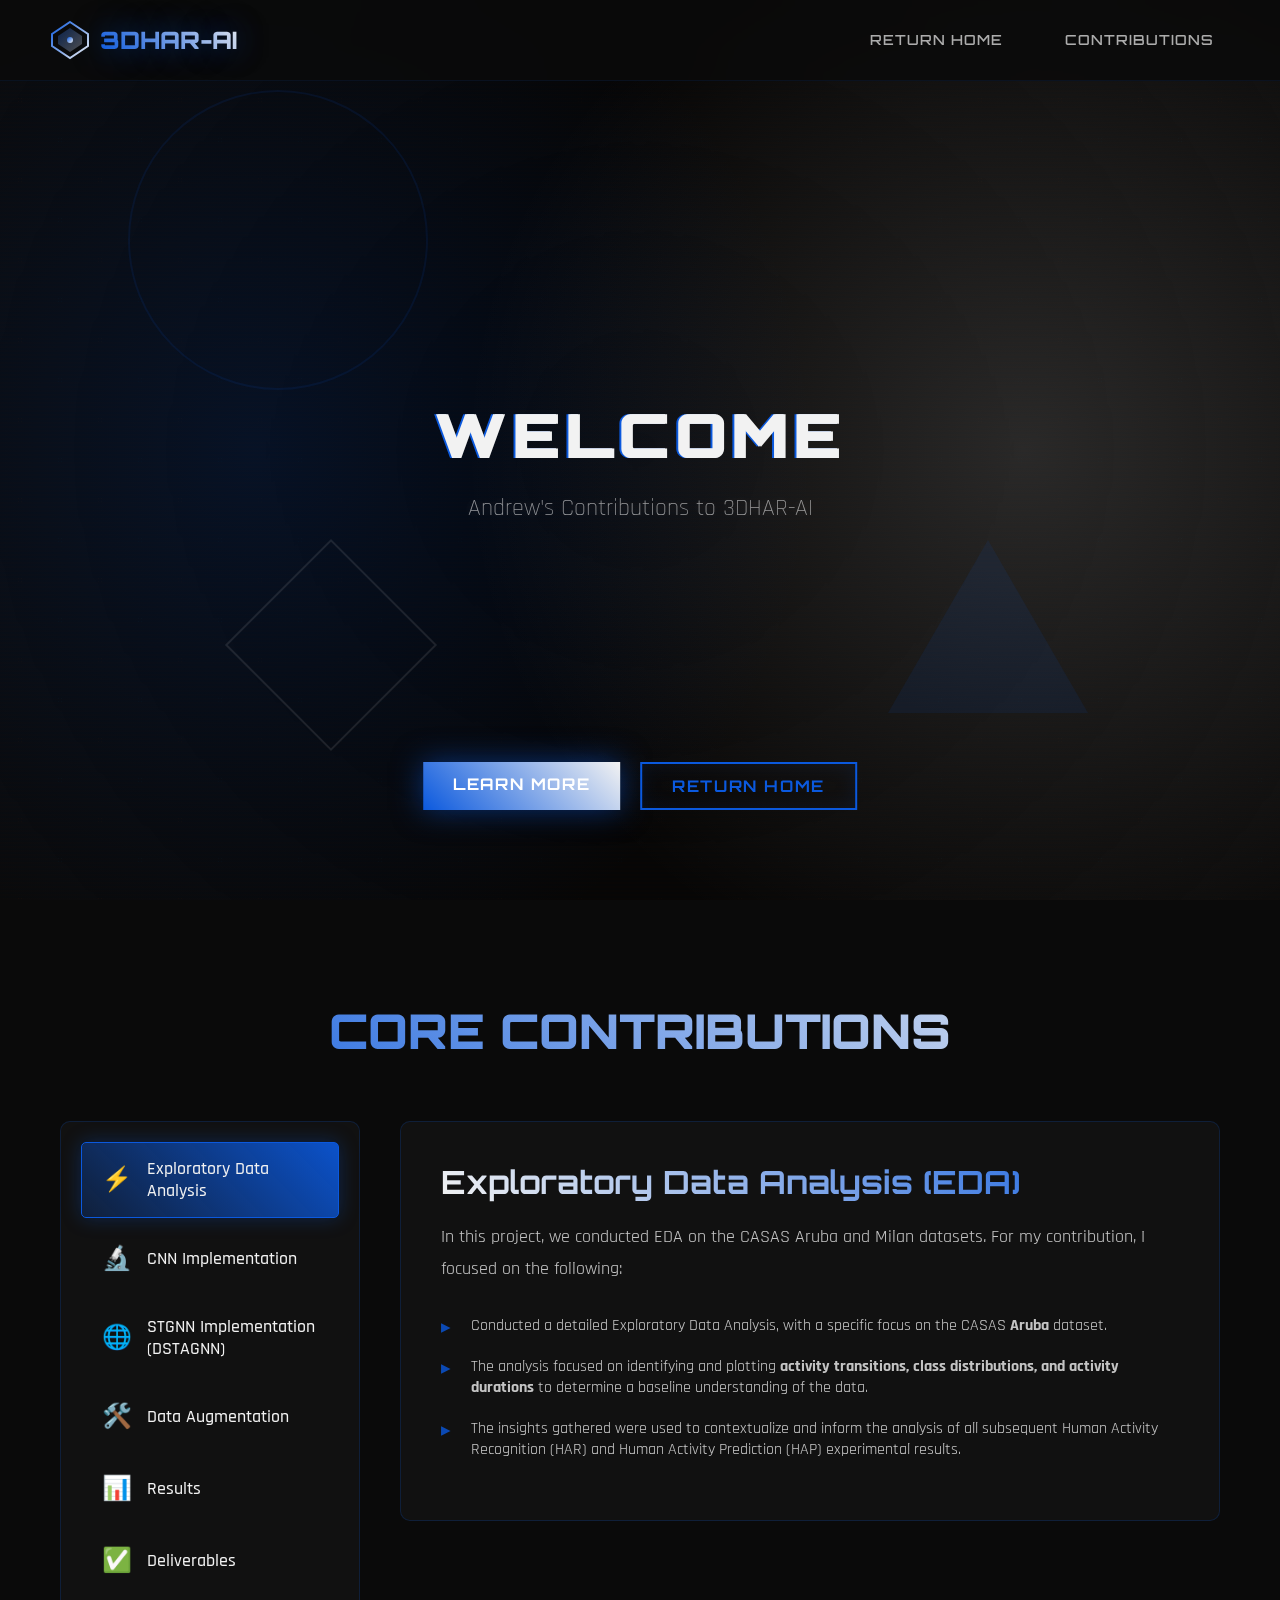
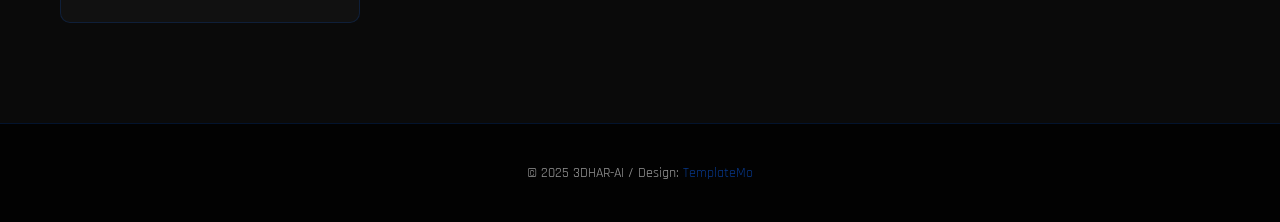
<file: pages/andrew.html>
<!DOCTYPE html>
<html lang="en">
  <head>
    <meta charset="UTF-8" />
    <meta name="viewport" content="width=device-width, initial-scale=1.0" />
    <title>3DHAR-AI</title>
    <link
      href="https://fonts.googleapis.com/css2?family=Orbitron:wght@400;700;900&family=Rajdhani:wght@300;400;500;700&display=swap"
      rel="stylesheet"
    />
    <link href="../styles.css" rel="stylesheet" />
    <link rel="icon" type="image/x-icon" href="../images/blue-brain.ico" />
    <!--

TemplateMo 596 Electric Xtra

https://templatemo.com/tm-596-electric-xtra

-->
  </head>
  <body>
    <!-- Animated Grid Background -->
    <div class="grid-bg"></div>
    <div class="gradient-overlay"></div>
    <div class="scanlines"></div>

    <!-- Animated Shapes -->
    <div class="shapes-container">
      <div class="shape shape-circle"></div>
      <div class="shape shape-triangle"></div>
      <div class="shape shape-square"></div>
    </div>

    <!-- Floating Particles -->
    <div id="particles"></div>

    <!-- Navigation -->
    <nav id="navbar">
      <div class="nav-container">
        <a href="#home" class="logo-link">
          <svg
            class="logo-svg"
            viewBox="0 0 40 40"
            xmlns="http://www.w3.org/2000/svg"
          >
            <defs>
              <linearGradient
                id="logoGradient"
                x1="0%"
                y1="0%"
                x2="100%"
                y2="100%"
              >
                <stop
                  offset="0%"
                  style="stop-color: #0b59de; stop-opacity: 1"
                />
                <stop
                  offset="100%"
                  style="stop-color: #f2f2f2; stop-opacity: 1"
                />
              </linearGradient>
            </defs>
            <polygon
              points="20,2 38,14 38,26 20,38 2,26 2,14"
              fill="none"
              stroke="url(#logoGradient)"
              stroke-width="2"
            />
            <polygon
              points="20,8 32,16 32,24 20,32 8,24 8,16"
              fill="url(#logoGradient)"
              opacity="0.3"
            />
            <circle cx="20" cy="20" r="3" fill="url(#logoGradient)" />
          </svg>
          <span class="logo-text">3DHAR-AI</span>
        </a>
        <ul class="nav-links" id="navLinks">
          <li><a href="../index.html" class="nav-link">Return Home</a></li>
          <li><a href="#insights" class="nav-link">Contributions</a></li>
        </ul>
        <div class="menu-toggle" id="menuToggle">
          <span></span>
          <span></span>
          <span></span>
        </div>
      </div>
    </nav>

    <!-- Hero Section -->
    <section class="hero" id="home">
      <div class="hero-content">
        <div class="text-rotator">
          <div class="text-set active">
            <h1 class="glitch-text" data-text="Welcome">Welcome</h1>
            <p class="subtitle">Andrew's Contributions to 3DHAR-AI</p>
          </div>
        </div>
      </div>
      <div class="cta-container">
        <a href="#insights" class="cta-button cta-primary">Learn More</a>
        <a href="../index.html" class="cta-button cta-secondary">Return Home</a>
      </div>
    </section>

    <!-- Insights Section with Tabs -->
    <section class="insights" id="insights">
      <h2 class="section-title">Core Contributions</h2>
      <div class="insights-container">
        <div class="insights-tabs">
          <div class="tab-item active" data-tab="eda">
            <span class="tab-icon">⚡</span>
            <span>Exploratory Data Analysis</span>
          </div>
          <div class="tab-item" data-tab="cnn">
            <span class="tab-icon">🔬</span>
            <span>CNN Implementation</span>
          </div>
          <div class="tab-item" data-tab="stgnn">
            <span class="tab-icon">🌐</span>
            <span>STGNN Implementation (DSTAGNN)</span>
          </div>
          <div class="tab-item" data-tab="data-aug">
            <span class="tab-icon">🛠️</span>
            <span>Data Augmentation</span>
          </div>
          <div class="tab-item" data-tab="results">
            <span class="tab-icon">📊</span>
            <span>Results</span>
          </div>
          <div class="tab-item" data-tab="deliverables">
            <span class="tab-icon">✅</span>
            <span>Deliverables</span>
          </div>
        </div>
        <div class="insights-content">
          <div class="content-panel active" id="eda">
            <h3>Exploratory Data Analysis (EDA)</h3>
            <p>
              In this project, we conducted EDA on the CASAS Aruba and Milan
              datasets. For my contribution, I focused on the following:
            </p>
            <ul class="insights-list">
              <li>
                Conducted a detailed Exploratory Data Analysis, with a specific
                focus on the CASAS <strong>Aruba</strong> dataset.
              </li>
              <li>
                The analysis focused on identifying and plotting
                <strong
                  >activity transitions, class distributions, and activity
                  durations
                </strong>
                to determine a baseline understanding of the data.
              </li>
              <li>
                The insights gathered were used to contextualize and inform the
                analysis of all subsequent Human Activity Recognition (HAR) and
                Human Activity Prediction (HAP) experimental results.
              </li>
            </ul>
          </div>
          <div class="content-panel" id="cnn">
            <h3>CNN Implementation & Pipeline Development</h3>
            <p>
              During the beginning phases of the project, I contributed to the
              development of the base pipeline that was shared among 3DHAR-AI
              members. With this, I also developed the
              <strong>Convolutional Neural Network (CNN)</strong> baseline
              algorithm based on literature. This algorithm was used as a
              baseline for all experiments in the 3DHAR-AI project.
            </p>
            <p>Developing this baseline involved:</p>
            <ul class="insights-list">
              <li>Locating a standard 1D-CNN architecture from literature.</li>
              <li>
                Implementing the CNN architecture for HAR and HAP by
                implementing:
                <ol>
                  <li>Two 1D convolution blocks</li>
                  <li>A global max pooling layer</li>
                  <li>A fully connected classification head</li>
                </ol>
              </li>
            </ul>
          </div>
          <div class="content-panel" id="stgnn">
            <h3>
              Dynamic Spatial-Temporal Aware Graph Neural Network (DSTAGNN)
            </h3>
            <p>
              A main contribution to 3DHAR-AI was the development and
              implementation of the state-of-the-art STGNN known as DSTAGNN.
            </p>
            <p>
              This algorithm was originally designed for
              <strong>traffic data</strong>, and needed modification for the HAR
              and HAP tasks. The main changes I made were:
            </p>
            <ul class="insights-list">
              <li>
                Modifying the <strong>STAG & STRG</strong> (learned graph
                structure) generation algorithm to suit human activity data
                rather than traffic data.
              </li>
              <li>
                Modifying the <strong>input features</strong> to suit DSTAGNN
              </li>
              <li>
                Modifying the base pipeline to tune, train and test DSTAGNN.
              </li>
              <li>
                Adding a <strong>classification head</strong> (adding a 1D
                convolution and a fully connected layer) to predict activity
                classes
              </li>
            </ul>
            <p></p>
            <p>
              Another contribution I made was to perform
              <strong>Network Analysis</strong> on DSTAGNN's learned graph
              structure. These graphs were extracted and analysed in order to
              gain insights into the underlying dynamics of human activity.
            </p>
            <p>
              For results on DSTAGNN's performance, please see the final paper
              in the <strong>"Deliverables"</strong> section below
            </p>
          </div>
          <div class="content-panel" id="results">
            <h3>Human Activity Recognition (HAR)</h3>
            <p>
              <strong>DSTAGNN</strong> generally achieved enhanced performance
              for the HAR task compared to baselines, demonstrating strong
              capabilities in capturing complex dependencies.
            </p>
            <ul class="insights-list">
              <li>
                <strong>CASAS Milan Dataset</strong>: DSTAGNN
                <strong>greatly outperformed</strong> all baselines, achieving
                the highest F1-score of <span class="highlight">0.59</span> and
                showing the least per-fold variation, possibly indicating high
                <strong>robustness</strong>.
              </li>
              <li>
                <strong>CASAS Aruba Dataset</strong>: DSTAGNN achieved a strong
                F1-score of <span class="highlight">0.80</span>, but was
                <strong>outperformed by LSTM</strong> (0.82), suggesting that
                LSTM's focus on high-frequency temporal patterns was better
                suited for this routine dataset.
              </li>
              <li>
                <strong>STGNN Comparison</strong>: DSTAGNN was consistently
                <strong>more effective</strong> than the other Spatio-Temporal
                Graph Neural Network (Graph WaveNet, GWN).
              </li>
            </ul>
            <p></p>
            <p></p>
            <h3>Human Activity Prediction (HAP)</h3>
            <p>
              HAP proved to be a <strong>challenging task</strong> for all
              tested algorithms, resulting in lower performance metrics and
              overall stability compared to HAR.
            </p>
            <ul class="insights-list">
              <li>
                <strong>Comparable Performance</strong>: DSTAGNN achieved
                <strong>comparable performance</strong> to the best-performing
                baselines (CNN, LSTM, and GWN) on both the Milan and Aruba
                datasets.
              </li>
              <li>
                <strong>Stability</strong>: DSTAGNN demonstrated the
                <strong>most stable variability</strong> (lowest standard error)
                across all folds and datasets, suggesting it is
                <span class="highlight">more robust</span> against data
                variations than its counterparts in the challenging prediction
                task.
              </li>
            </ul>

            <p></p>
            <p></p>

            <h3>Data Augmentation</h3>
            <p>
              A novel data augmentation strategy, using a custom
              <strong>3D digital twin</strong> environment to generate synthetic
              activities, was introduced to address class imbalance.
            </p>
            <ul class="insights-list">
              <li>
                <strong>Impact on HAR</strong>: The strategy showed
                <strong>drastic performance gains</strong> for the Human
                Activity Recognition (HAR) task, effectively improving the
                model's ability to classify underrepresented activities.
              </li>
              <li>
                <strong>Impact on HAP</strong>: The strategy resulted in
                <strong>variable and less consistent results</strong> for the
                more challenging Human Activity Prediction (HAP) task.
              </li>
              <li>
                <strong>Methodology</strong>: The method involved manually
                recording an activity with a 3D agent and using time
                interpolation to seamlessly insert the new synthetic sensor
                activations into the original dataset's temporal flow.
              </li>
            </ul>
            <p></p>
            <p></p>
            <h3>Tables</h3>
            <div class="sim-image-container">
              <img
                class="results-image"
                src="../images/andrew-har.png"
                alt=""
              />
              <p>Weighted Average F1 Score for HAR</p>

              <img
                class="results-image"
                src="../images/andrew-hap.png"
                alt=""
              />
              <p>Weighted Average F1 Score for HAP</p>

              <img
                class="results-image"
                src="../images/andrew-data-aug.png"
                alt=""
              />
              <p>
                Change in Weighted Average F1 Scores (%) after Data Augmentation
              </p>
            </div>
          </div>
          <div class="content-panel" id="data-aug">
            <h3>Data Augmentation</h3>
            <p>
              A unique contribution that I made to the 3DHAR-AI project was
              novel data augmentation functionality.
            </p>
            <p>
              The purpose of the data augmentation tool was to use a
              <strong>3D digital twin environment</strong> to simulate and
              record <strong>underrepresented activity classes</strong> in the
              sparse smart home datasets.
            </p>
            <p>
              This was done to investigate if increasing the volume and
              diversity of training data for these activities would
              <strong>improve the performance</strong> of Human Activity
              Recognition (HAR) and Prediction (HAP) models.
            </p>
            <p>For this research, I:</p>
            <ul class="insights-list">
              <li>
                Developed a custom 3D digital twin environment in
                <strong>Unity 3D</strong> for the CASAS Milan and Aruba
                datasets.
              </li>
              <li>
                Built tools to <strong>manually control</strong> an agent, which
                could then be used to
                <strong>simulate and record activities</strong> from
                underrepresented classes.
              </li>
              <li>
                Employed a <strong>time interpolation</strong> to add the
                simulated activities to the dataset's history without disrupting
                its original temporal structure.
              </li>
              <li>
                Augmented datasets and tested algorithm performance for HAR and
                HAP
              </li>
            </ul>
            <p></p>
            <p>
              Experiments with the augmented datasets showed a
              <strong>drastic performance increase</strong> for the HAR task,
              proving the strategy's potential for improving models on sparse
              human activity data.
            </p>
            <h3>Images:</h3>
            <div class="image-container">
              <img
                class="results-image"
                style="margin-top: 20px"
                src="../images/data-aug-1.png"
                alt=""
              />
              <img
                class="results-image"
                src="../images/data-aug-2.png"
                alt=""
              />
              <img
                class="results-image"
                src="../images/data-aug-3.png"
                alt=""
              />
            </div>
          </div>
          <div class="content-panel" id="deliverables">
            <h3>Deliverables</h3>
            <p>Access my deliverables below:</p>
            <div class="individual-downloads-container">
              <a
                href="../resources/Andrew Erasmus 3DHAR-AI Literature Review.pdf"
                download="3DHAR-AI Literature Review - Andrew Erasmus.pdf"
                style="text-decoration: none"
                ><button class="download-button deliverable-button">
                  <svg
                    xmlns="http://www.w3.org/2000/svg"
                    fill="none"
                    viewBox="0 0 24 24"
                    id="Download--Streamline-Sharp-Material"
                    height="24"
                    width="24"
                  >
                    <desc>
                      Download Streamline Icon: https://streamlinehq.com
                    </desc>
                    <path
                      fill="#f2f2f2"
                      d="m12 16.175 -4.825 -4.825 1.075 -1.075 3 3V4h1.5v9.275l3 -3 1.075 1.075L12 16.175ZM4 20V14.925h1.5V18.5h13v-3.575h1.5V20H4Z"
                      stroke-width="0.5"
                    ></path>
                  </svg>
                  Literature Review
                </button></a
              >
              <a
                href="../resources/3DHAR-AI Final Paper - Andrew Erasmus.pdf"
                download="3DHAR-AI Final Paper - Andrew Erasmus.pdf"
                style="text-decoration: none"
                ><button class="download-button deliverable-button">
                  <svg
                    xmlns="http://www.w3.org/2000/svg"
                    fill="none"
                    viewBox="0 0 24 24"
                    id="Download--Streamline-Sharp-Material"
                    height="24"
                    width="24"
                  >
                    <desc>
                      Download Streamline Icon: https://streamlinehq.com
                    </desc>
                    <path
                      fill="#f2f2f2"
                      d="m12 16.175 -4.825 -4.825 1.075 -1.075 3 3V4h1.5v9.275l3 -3 1.075 1.075L12 16.175ZM4 20V14.925h1.5V18.5h13v-3.575h1.5V20H4Z"
                      stroke-width="0.5"
                    ></path>
                  </svg>
                  Final Paper
                </button></a
              >
              <a
                href="https://github.com/andrew-erasmus/DSTAGNN-HAR"
                download="3DHAR-AI Proposal.pdf"
                style="text-decoration: none"
                target="_blank"
                ><button class="download-button deliverable-button">
                  Source Code ➡️
                </button></a
              >
              <a
                href="https://github.com/andrew-erasmus/3DHAR-AI-Unity"
                download="3DHAR-AI Proposal.pdf"
                style="text-decoration: none"
                target="_blank"
                ><button class="download-button deliverable-button">
                  Simulator Code ➡️
                </button></a
              >
            </div>
          </div>
        </div>
      </div>
    </section>

    <!-- Footer -->
    <footer>
      <div class="footer-content">
        <p class="copyright">
          © 2025 3DHAR-AI / Design:
          <a
            href="https://templatemo.com"
            target="_blank"
            rel="nofollow noopener"
            >TemplateMo</a
          >
        </p>
      </div>
    </footer>
    <script src="../scripts.js"></script>
  </body>
</html>
</file>
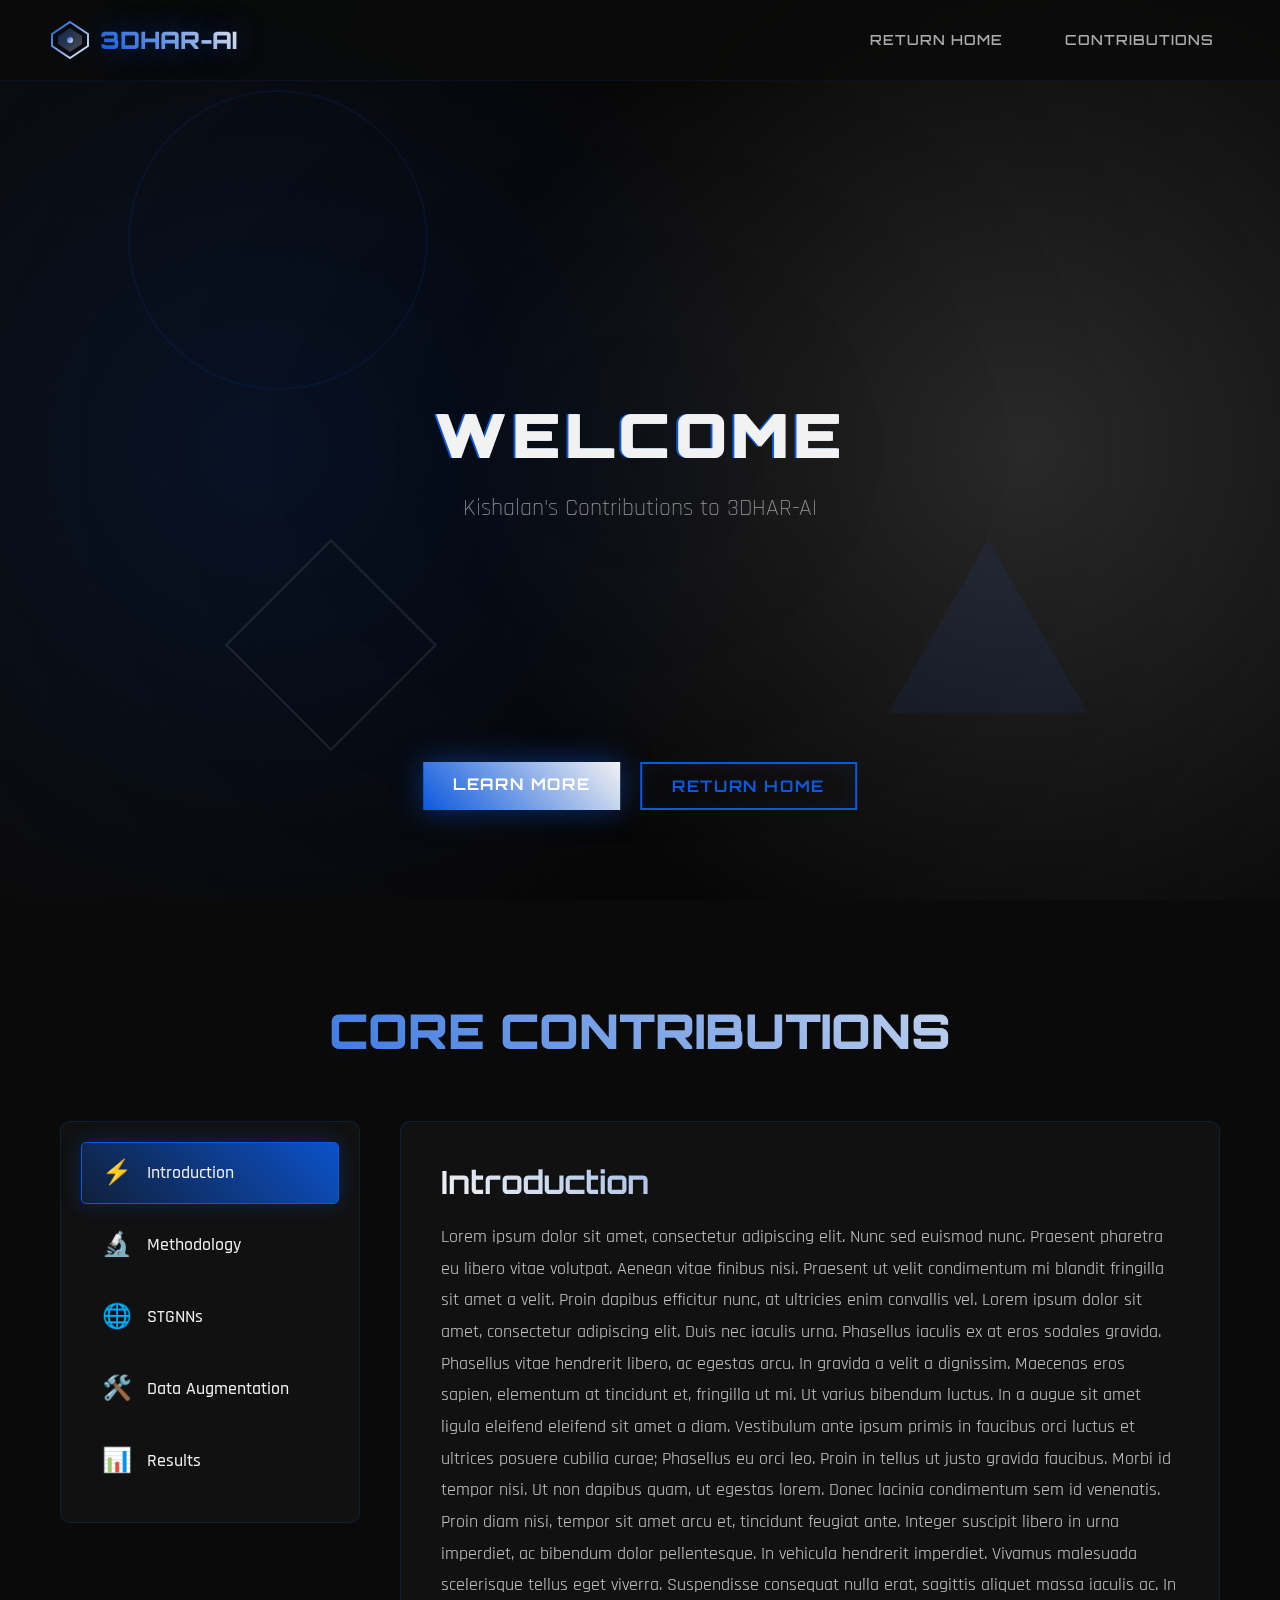
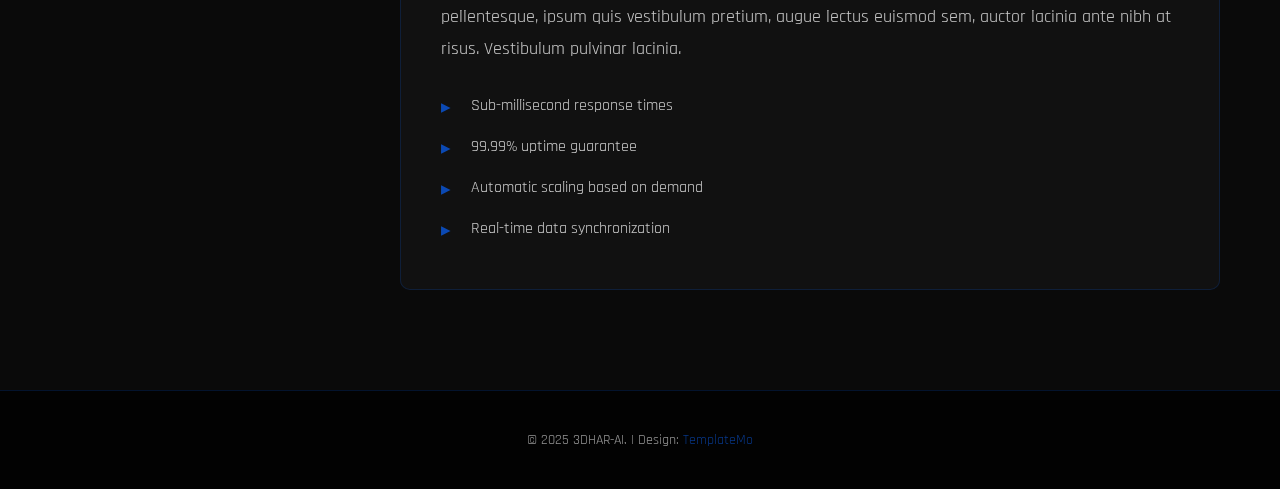
<file: pages/kishalan.html>
<!DOCTYPE html>
<html lang="en">
  <head>
    <meta charset="UTF-8" />
    <meta name="viewport" content="width=device-width, initial-scale=1.0" />
    <title>3DHAR-AI</title>
    <link
      href="https://fonts.googleapis.com/css2?family=Orbitron:wght@400;700;900&family=Rajdhani:wght@300;400;500;700&display=swap"
      rel="stylesheet"
    />
    <link href="../styles.css" rel="stylesheet" />
    <!--

TemplateMo 596 Electric Xtra

https://templatemo.com/tm-596-electric-xtra

-->
  </head>
  <body>
    <!-- Animated Grid Background -->
    <div class="grid-bg"></div>
    <div class="gradient-overlay"></div>
    <div class="scanlines"></div>

    <!-- Animated Shapes -->
    <div class="shapes-container">
      <div class="shape shape-circle"></div>
      <div class="shape shape-triangle"></div>
      <div class="shape shape-square"></div>
    </div>

    <!-- Floating Particles -->
    <div id="particles"></div>

    <!-- Navigation -->
    <nav id="navbar">
      <div class="nav-container">
        <a href="#home" class="logo-link">
          <svg
            class="logo-svg"
            viewBox="0 0 40 40"
            xmlns="http://www.w3.org/2000/svg"
          >
            <defs>
              <linearGradient
                id="logoGradient"
                x1="0%"
                y1="0%"
                x2="100%"
                y2="100%"
              >
                <stop
                  offset="0%"
                  style="stop-color: #0b59de; stop-opacity: 1"
                />
                <stop
                  offset="100%"
                  style="stop-color: #f2f2f2; stop-opacity: 1"
                />
              </linearGradient>
            </defs>
            <polygon
              points="20,2 38,14 38,26 20,38 2,26 2,14"
              fill="none"
              stroke="url(#logoGradient)"
              stroke-width="2"
            />
            <polygon
              points="20,8 32,16 32,24 20,32 8,24 8,16"
              fill="url(#logoGradient)"
              opacity="0.3"
            />
            <circle cx="20" cy="20" r="3" fill="url(#logoGradient)" />
          </svg>
          <span class="logo-text">3DHAR-AI</span>
        </a>
        <ul class="nav-links" id="navLinks">
          <li><a href="../index.html" class="nav-link">Return Home</a></li>
          <li><a href="#insights" class="nav-link">Contributions</a></li>
        </ul>
        <div class="menu-toggle" id="menuToggle">
          <span></span>
          <span></span>
          <span></span>
        </div>
      </div>
    </nav>

    <!-- Hero Section -->
    <section class="hero" id="home">
      <div class="hero-content">
        <div class="text-rotator">
          <div class="text-set active">
            <h1 class="glitch-text" data-text="Welcome">Welcome</h1>
            <p class="subtitle">Kishalan's Contributions to 3DHAR-AI</p>
          </div>
        </div>
      </div>
      <div class="cta-container">
        <a href="#insights" class="cta-button cta-primary">Learn More</a>
        <a href="../index.html" class="cta-button cta-secondary">Return Home</a>
      </div>
    </section>

    <!-- Insights Section with Tabs -->
    <section class="insights" id="insights">
      <h2 class="section-title">Core Contributions</h2>
      <div class="insights-container">
        <div class="insights-tabs">
          <div class="tab-item active" data-tab="introduction">
            <span class="tab-icon">⚡</span>
            <span>Introduction</span>
          </div>
          <div class="tab-item" data-tab="methodology">
            <span class="tab-icon">🔬</span>
            <span>Methodology</span>
          </div>
          <div class="tab-item" data-tab="stgnn">
            <span class="tab-icon">🌐</span>
            <span>STGNNs</span>
          </div>
          <div class="tab-item" data-tab="data-aug">
            <span class="tab-icon">🛠️</span>
            <span>Data Augmentation</span>
          </div>
          <div class="tab-item" data-tab="results">
            <span class="tab-icon">📊</span>
            <span>Results</span>
          </div>
        </div>
        <div class="insights-content">
          <div class="content-panel active" id="introduction">
            <h3>Introduction</h3>
            <p>
              Lorem ipsum dolor sit amet, consectetur adipiscing elit. Nunc sed
              euismod nunc. Praesent pharetra eu libero vitae volutpat. Aenean
              vitae finibus nisi. Praesent ut velit condimentum mi blandit
              fringilla sit amet a velit. Proin dapibus efficitur nunc, at
              ultricies enim convallis vel. Lorem ipsum dolor sit amet,
              consectetur adipiscing elit. Duis nec iaculis urna. Phasellus
              iaculis ex at eros sodales gravida. Phasellus vitae hendrerit
              libero, ac egestas arcu. In gravida a velit a dignissim. Maecenas
              eros sapien, elementum at tincidunt et, fringilla ut mi. Ut varius
              bibendum luctus. In a augue sit amet ligula eleifend eleifend sit
              amet a diam. Vestibulum ante ipsum primis in faucibus orci luctus
              et ultrices posuere cubilia curae; Phasellus eu orci leo. Proin in
              tellus ut justo gravida faucibus. Morbi id tempor nisi. Ut non
              dapibus quam, ut egestas lorem. Donec lacinia condimentum sem id
              venenatis. Proin diam nisi, tempor sit amet arcu et, tincidunt
              feugiat ante. Integer suscipit libero in urna imperdiet, ac
              bibendum dolor pellentesque. In vehicula hendrerit imperdiet.
              Vivamus malesuada scelerisque tellus eget viverra. Suspendisse
              consequat nulla erat, sagittis aliquet massa iaculis ac. In
              pellentesque, ipsum quis vestibulum pretium, augue lectus euismod
              sem, auctor lacinia ante nibh at risus. Vestibulum pulvinar
              lacinia.
            </p>
            <ul class="insights-list">
              <li>Sub-millisecond response times</li>
              <li>99.99% uptime guarantee</li>
              <li>Automatic scaling based on demand</li>
              <li>Real-time data synchronization</li>
            </ul>
          </div>
          <div class="content-panel" id="methodology">
            <h3>Methodology</h3>
            <p>
              Your data is protected by the most advanced encryption protocols
              available. Multi-layered security ensures complete protection
              against cyber threats. You may tell your friends about TemplateMo
              free css website and how easy it is.
            </p>
            <ul class="insights-list">
              <li>256-bit AES encryption</li>
              <li>Biometric authentication</li>
              <li>Zero-knowledge architecture</li>
              <li>Real-time threat detection</li>
              <li>Automated security updates</li>
            </ul>
          </div>
          <div class="content-panel" id="stgnn">
            <h3>Spatial-Temporal Graph Neural Networks</h3>
            <p>
              Connect to our worldwide infrastructure that spans across
              continents. Seamless integration with existing systems and
              future-proof architecture.
            </p>
            <ul class="insights-list">
              <li>200+ global data centers</li>
              <li>Intelligent routing algorithms</li>
              <li>Cross-platform compatibility</li>
              <li>5G and satellite connectivity</li>
              <li>Decentralized architecture</li>
            </ul>
          </div>
          <div class="content-panel" id="data-aug">
            <h3>Data Augmentation</h3>
            <p>
              Harness the power of AI-driven insights to make data-driven
              decisions. Real-time analytics and predictive modeling at your
              fingertips.
            </p>
            <ul class="insights-list">
              <li>Machine learning algorithms</li>
              <li>Predictive analytics</li>
              <li>Custom dashboard creation</li>
              <li>Real-time data visualization</li>
              <li>Automated reporting</li>
            </ul>
          </div>
          <div class="content-panel" id="results">
            <h3>Results</h3>
            <p>
              Connect with thousands of apps and services through our universal
              API. Built to work with your existing tools and workflows.
            </p>
            <ul class="insights-list">
              <li>RESTful API architecture</li>
              <li>WebSocket support</li>
              <li>SDK for major platforms</li>
              <li>One-click integrations</li>
              <li>Custom webhook support</li>
            </ul>
          </div>
        </div>
      </div>
    </section>

    <!-- Footer -->
    <footer>
      <div class="footer-content">
        <p class="copyright">
          © 2025 3DHAR-AI. | Design:
          <a
            href="https://templatemo.com"
            target="_blank"
            rel="nofollow noopener"
            >TemplateMo</a
          >
        </p>
      </div>
    </footer>
    <script src="../scripts.js"></script>
  </body>
</html>
</file>
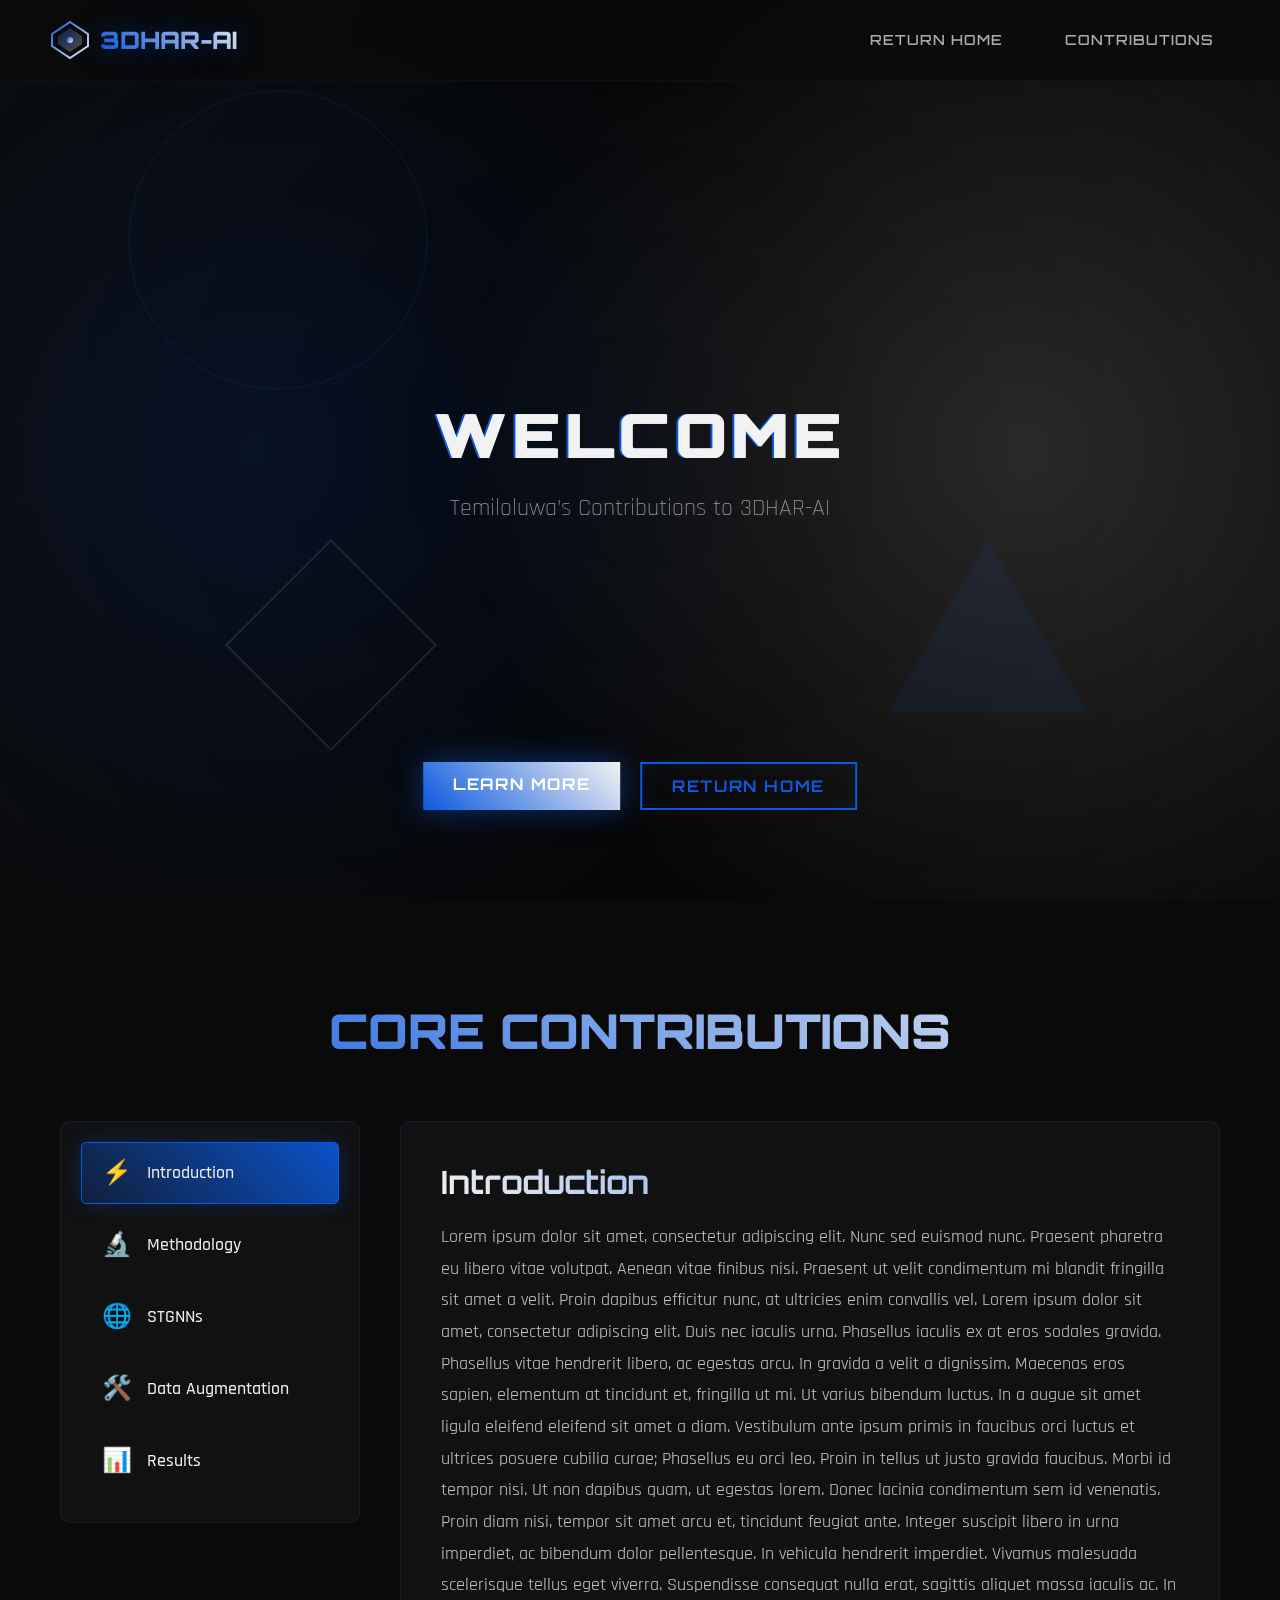
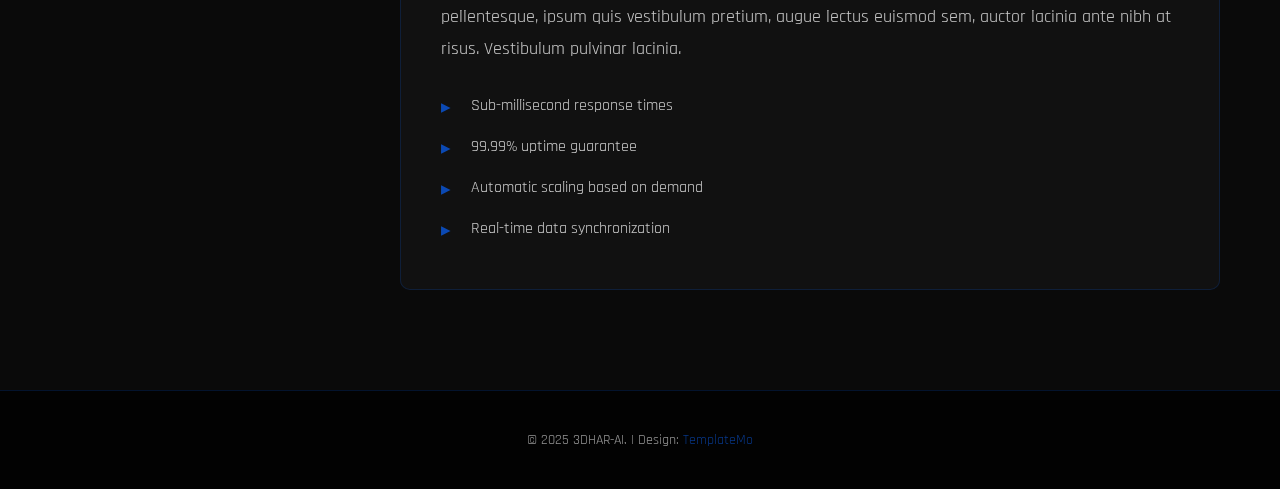
<file: pages/temiloluwa.html>
<!DOCTYPE html>
<html lang="en">
  <head>
    <meta charset="UTF-8" />
    <meta name="viewport" content="width=device-width, initial-scale=1.0" />
    <title>3DHAR-AI</title>
    <link
      href="https://fonts.googleapis.com/css2?family=Orbitron:wght@400;700;900&family=Rajdhani:wght@300;400;500;700&display=swap"
      rel="stylesheet"
    />
    <link href="../styles.css" rel="stylesheet" />
    <!--

TemplateMo 596 Electric Xtra

https://templatemo.com/tm-596-electric-xtra

-->
  </head>
  <body>
    <!-- Animated Grid Background -->
    <div class="grid-bg"></div>
    <div class="gradient-overlay"></div>
    <div class="scanlines"></div>

    <!-- Animated Shapes -->
    <div class="shapes-container">
      <div class="shape shape-circle"></div>
      <div class="shape shape-triangle"></div>
      <div class="shape shape-square"></div>
    </div>

    <!-- Floating Particles -->
    <div id="particles"></div>

    <!-- Navigation -->
    <nav id="navbar">
      <div class="nav-container">
        <a href="#home" class="logo-link">
          <svg
            class="logo-svg"
            viewBox="0 0 40 40"
            xmlns="http://www.w3.org/2000/svg"
          >
            <defs>
              <linearGradient
                id="logoGradient"
                x1="0%"
                y1="0%"
                x2="100%"
                y2="100%"
              >
                <stop
                  offset="0%"
                  style="stop-color: #0b59de; stop-opacity: 1"
                />
                <stop
                  offset="100%"
                  style="stop-color: #f2f2f2; stop-opacity: 1"
                />
              </linearGradient>
            </defs>
            <polygon
              points="20,2 38,14 38,26 20,38 2,26 2,14"
              fill="none"
              stroke="url(#logoGradient)"
              stroke-width="2"
            />
            <polygon
              points="20,8 32,16 32,24 20,32 8,24 8,16"
              fill="url(#logoGradient)"
              opacity="0.3"
            />
            <circle cx="20" cy="20" r="3" fill="url(#logoGradient)" />
          </svg>
          <span class="logo-text">3DHAR-AI</span>
        </a>
        <ul class="nav-links" id="navLinks">
          <li><a href="../index.html" class="nav-link">Return Home</a></li>
          <li><a href="#insights" class="nav-link">Contributions</a></li>
        </ul>
        <div class="menu-toggle" id="menuToggle">
          <span></span>
          <span></span>
          <span></span>
        </div>
      </div>
    </nav>

    <!-- Hero Section -->
    <section class="hero" id="home">
      <div class="hero-content">
        <div class="text-rotator">
          <div class="text-set active">
            <h1 class="glitch-text" data-text="Welcome">Welcome</h1>
            <p class="subtitle">Temiloluwa's Contributions to 3DHAR-AI</p>
          </div>
        </div>
      </div>
      <div class="cta-container">
        <a href="#insights" class="cta-button cta-primary">Learn More</a>
        <a href="../index.html" class="cta-button cta-secondary">Return Home</a>
      </div>
    </section>

    <!-- Insights Section with Tabs -->
    <section class="insights" id="insights">
      <h2 class="section-title">Core Contributions</h2>
      <div class="insights-container">
        <div class="insights-tabs">
          <div class="tab-item active" data-tab="introduction">
            <span class="tab-icon">⚡</span>
            <span>Introduction</span>
          </div>
          <div class="tab-item" data-tab="methodology">
            <span class="tab-icon">🔬</span>
            <span>Methodology</span>
          </div>
          <div class="tab-item" data-tab="stgnn">
            <span class="tab-icon">🌐</span>
            <span>STGNNs</span>
          </div>
          <div class="tab-item" data-tab="data-aug">
            <span class="tab-icon">🛠️</span>
            <span>Data Augmentation</span>
          </div>
          <div class="tab-item" data-tab="results">
            <span class="tab-icon">📊</span>
            <span>Results</span>
          </div>
        </div>
        <div class="insights-content">
          <div class="content-panel active" id="introduction">
            <h3>Introduction</h3>
            <p>
              Lorem ipsum dolor sit amet, consectetur adipiscing elit. Nunc sed
              euismod nunc. Praesent pharetra eu libero vitae volutpat. Aenean
              vitae finibus nisi. Praesent ut velit condimentum mi blandit
              fringilla sit amet a velit. Proin dapibus efficitur nunc, at
              ultricies enim convallis vel. Lorem ipsum dolor sit amet,
              consectetur adipiscing elit. Duis nec iaculis urna. Phasellus
              iaculis ex at eros sodales gravida. Phasellus vitae hendrerit
              libero, ac egestas arcu. In gravida a velit a dignissim. Maecenas
              eros sapien, elementum at tincidunt et, fringilla ut mi. Ut varius
              bibendum luctus. In a augue sit amet ligula eleifend eleifend sit
              amet a diam. Vestibulum ante ipsum primis in faucibus orci luctus
              et ultrices posuere cubilia curae; Phasellus eu orci leo. Proin in
              tellus ut justo gravida faucibus. Morbi id tempor nisi. Ut non
              dapibus quam, ut egestas lorem. Donec lacinia condimentum sem id
              venenatis. Proin diam nisi, tempor sit amet arcu et, tincidunt
              feugiat ante. Integer suscipit libero in urna imperdiet, ac
              bibendum dolor pellentesque. In vehicula hendrerit imperdiet.
              Vivamus malesuada scelerisque tellus eget viverra. Suspendisse
              consequat nulla erat, sagittis aliquet massa iaculis ac. In
              pellentesque, ipsum quis vestibulum pretium, augue lectus euismod
              sem, auctor lacinia ante nibh at risus. Vestibulum pulvinar
              lacinia.
            </p>
            <ul class="insights-list">
              <li>Sub-millisecond response times</li>
              <li>99.99% uptime guarantee</li>
              <li>Automatic scaling based on demand</li>
              <li>Real-time data synchronization</li>
            </ul>
          </div>
          <div class="content-panel" id="methodology">
            <h3>Methodology</h3>
            <p>
              Your data is protected by the most advanced encryption protocols
              available. Multi-layered security ensures complete protection
              against cyber threats. You may tell your friends about TemplateMo
              free css website and how easy it is.
            </p>
            <ul class="insights-list">
              <li>256-bit AES encryption</li>
              <li>Biometric authentication</li>
              <li>Zero-knowledge architecture</li>
              <li>Real-time threat detection</li>
              <li>Automated security updates</li>
            </ul>
          </div>
          <div class="content-panel" id="stgnn">
            <h3>Spatial-Temporal Graph Neural Networks</h3>
            <p>
              Connect to our worldwide infrastructure that spans across
              continents. Seamless integration with existing systems and
              future-proof architecture.
            </p>
            <ul class="insights-list">
              <li>200+ global data centers</li>
              <li>Intelligent routing algorithms</li>
              <li>Cross-platform compatibility</li>
              <li>5G and satellite connectivity</li>
              <li>Decentralized architecture</li>
            </ul>
          </div>
          <div class="content-panel" id="data-aug">
            <h3>Data Augmentation</h3>
            <p>
              Harness the power of AI-driven insights to make data-driven
              decisions. Real-time analytics and predictive modeling at your
              fingertips.
            </p>
            <ul class="insights-list">
              <li>Machine learning algorithms</li>
              <li>Predictive analytics</li>
              <li>Custom dashboard creation</li>
              <li>Real-time data visualization</li>
              <li>Automated reporting</li>
            </ul>
          </div>
          <div class="content-panel" id="results">
            <h3>Results</h3>
            <p>
              Connect with thousands of apps and services through our universal
              API. Built to work with your existing tools and workflows.
            </p>
            <ul class="insights-list">
              <li>RESTful API architecture</li>
              <li>WebSocket support</li>
              <li>SDK for major platforms</li>
              <li>One-click integrations</li>
              <li>Custom webhook support</li>
            </ul>
          </div>
        </div>
      </div>
    </section>

    <!-- Footer -->
    <footer>
      <div class="footer-content">
        <p class="copyright">
          © 2025 3DHAR-AI. | Design:
          <a
            href="https://templatemo.com"
            target="_blank"
            rel="nofollow noopener"
            >TemplateMo</a
          >
        </p>
      </div>
    </footer>
    <script src="../scripts.js"></script>
  </body>
</html>
</file>
<file: styles.css>
/*

TemplateMo 596 Electric Xtra

https://templatemo.com/tm-596-electric-xtra

*/

@charset "utf-8";

/* CSS Document */
:root {
  --blue: #0b59de;
  --blue-light: rgba(11, 89, 222, 0.6);
  --blue-dark: rgba(11, 89, 222, 0.9);

  --gold: #b38144;
  --gold-light: rgba(179, 129, 68, 0.6);
  --gold-dark: rgba(179, 129, 68, 0.9);

  --white: #f2f2f2;
  --white-light: rgba(242, 242, 242, 0.6);
  --white-dark: rgba(242, 242, 242, 0.9);
}

* {
  margin: 0;
  padding: 0;
  box-sizing: border-box;
}

body {
  font-family: "Rajdhani", sans-serif;
  background: #0a0a0a;
  color: var(--white);
  overflow-x: hidden;
  position: relative;
  font-weight: 400;
}

/* Animated background with hexagon pattern */
.grid-bg {
  position: fixed;
  top: 0;
  left: 0;
  width: 100%;
  height: 100%;
  background-image: radial-gradient(
      circle at 25% 25%,
      transparent 2%,
      rgba(255, 94, 0, 0.03) 2%,
      rgba(255, 94, 0, 0.03) 3%,
      transparent 3%
    ),
    radial-gradient(
      circle at 75% 75%,
      transparent 2%,
      rgba(0, 178, 255, 0.03) 2%,
      rgba(0, 178, 255, 0.03) 3%,
      transparent 3%
    );
  background-size: 80px 80px;
  animation: grid-move 30s linear infinite;
  z-index: -2;
}

/* Animated shapes */
.shapes-container {
  position: fixed;
  width: 100%;
  height: 100%;
  pointer-events: none;
  z-index: -1;
}

.shape {
  position: absolute;
  opacity: 0.1;
}

.shape-circle {
  width: 300px;
  height: 300px;
  border: 2px solid var(--blue);
  border-radius: 50%;
  top: 10%;
  left: 10%;
  animation: float-rotate 20s ease-in-out infinite;
}

.shape-triangle {
  width: 0;
  height: 0;
  border-left: 100px solid transparent;
  border-right: 100px solid transparent;
  border-bottom: 173px solid var(--blue-dark);
  top: 60%;
  right: 15%;
  animation: float-rotate 25s ease-in-out infinite reverse;
}

.shape-square {
  width: 150px;
  height: 150px;
  border: 2px solid var(--white);
  transform: rotate(45deg);
  bottom: 20%;
  left: 20%;
  animation: float-rotate 22s ease-in-out infinite;
}

@keyframes float-rotate {
  0%,
  100% {
    transform: translateY(0) rotate(0deg) scale(1);
  }
  25% {
    transform: translateY(-30px) rotate(90deg) scale(1.1);
  }
  50% {
    transform: translateY(20px) rotate(180deg) scale(0.9);
  }
  75% {
    transform: translateY(-10px) rotate(270deg) scale(1.05);
  }
}

/* Gradient overlay */
.gradient-overlay {
  position: fixed;
  top: 0;
  left: 0;
  width: 100%;
  height: 100%;
  background: radial-gradient(
      circle at 20% 50%,
      rgba(11, 89, 222, 0.15) 0%,
      transparent 50%
    ),
    radial-gradient(
      circle at 80% 50%,
      rgba(242, 242, 242, 0.15) 0%,
      transparent 50%
    ),
    radial-gradient(circle at 50% 50%, rgba(0, 0, 0, 0.8) 0%, transparent 100%);
  z-index: -1;
  animation: gradient-shift 10s ease-in-out infinite;
}

@keyframes gradient-shift {
  0%,
  100% {
    transform: scale(1) rotate(0deg);
  }
  50% {
    transform: scale(1.1) rotate(180deg);
  }
}

@keyframes grid-move {
  0% {
    transform: translate(0, 0);
  }
  100% {
    transform: translate(80px, 80px);
  }
}

/* Floating particles */
.particle {
  position: fixed;
  pointer-events: none;
  opacity: 0;
  z-index: 1;
}

.particle::before {
  content: "";
  position: absolute;
  width: 2px;
  height: 2px;
  background: var(--blue);
  box-shadow: 0 0 10px var(--blue), 0 0 20px var(--blue);
  animation: float-up 15s linear infinite;
}

@keyframes float-up {
  0% {
    transform: translateY(100vh) rotate(0deg);
    opacity: 0;
  }
  10% {
    opacity: 1;
  }
  90% {
    opacity: 1;
  }
  100% {
    transform: translateY(-100vh) rotate(720deg);
    opacity: 0;
  }
}

/* Navigation */
nav {
  position: fixed;
  top: 0;
  width: 100%;
  padding: 20px 50px;
  background: rgba(10, 10, 10, 0.8);
  backdrop-filter: blur(10px);
  z-index: 1000;
  transition: all 0.3s ease;
  border-bottom: 1px solid rgba(11, 89, 222, 0.1); /* faint blue border */
}

nav.scrolled {
  padding: 15px 50px;
  background: rgba(10, 10, 10, 0.95);
  box-shadow: 0 5px 30px rgba(11, 89, 222, 0.2); /* faint blue glow */
}

.nav-container {
  max-width: 1200px;
  margin: 0 auto;
  display: flex;
  justify-content: space-between;
  align-items: center;
}

.logo-link {
  display: flex;
  align-items: center;
  text-decoration: none;
  gap: 10px;
}

.logo-svg {
  width: 40px;
  height: 40px;
}

.logo-text {
  font-family: "Orbitron", monospace;
  font-size: 24px;
  font-weight: 900;
  background: linear-gradient(45deg, var(--blue), var(--white));
  -webkit-background-clip: text;
  -webkit-text-fill-color: transparent;
  animation: glow 2s ease-in-out infinite;
  text-shadow: 0 0 30px rgba(11, 89, 222, 0.5); /* faint blue glow */
}

@keyframes glow {
  0%,
  100% {
    filter: brightness(1);
    text-shadow: 0 0 30px rgba(11, 89, 222, 0.5);
  }
  50% {
    filter: brightness(1.5);
    text-shadow: 0 0 40px rgba(11, 89, 222, 0.9); /* stronger blue glow */
  }
}

.nav-links {
  display: flex;
  gap: 30px;
  list-style: none;
}

.nav-links a {
  text-decoration: none;
  color: var(--white);
  position: relative;
  transition: all 0.3s ease;
  padding: 8px 16px;
  font-family: "Orbitron", monospace;
  font-weight: 500;
  font-size: 14px;
  text-transform: uppercase;
  letter-spacing: 1px;
  opacity: 0.7;
}

.nav-links a.active {
  opacity: 1;
  color: var(--blue);
}

.nav-links a::before {
  content: "";
  position: absolute;
  top: 0;
  left: 0;
  width: 100%;
  height: 100%;
  border: 1px solid transparent;
  transition: all 0.3s ease;
}

.nav-links a:hover::before,
.nav-links a.active::before {
  border-color: var(--blue);
  box-shadow: inset 0 0 10px rgba(11, 89, 222, 0.5);
}

.nav-links a::after {
  content: "";
  position: absolute;
  bottom: 0;
  left: 0;
  width: 0;
  height: 2px;
  background: linear-gradient(90deg, var(--blue), var(--white));
  transition: width 0.3s ease;
  box-shadow: 0 0 10px rgba(11, 89, 222, 0.9);
}

.nav-links a:hover::after,
.nav-links a.active::after {
  width: 100%;
}

/* Mobile menu */
.menu-toggle {
  display: none;
  flex-direction: column;
  cursor: pointer;
  gap: 4px;
}

.menu-toggle span {
  width: 25px;
  height: 2px;
  background: var(--blue);
  transition: all 0.3s ease;
}

.menu-toggle.active span:nth-child(1) {
  transform: rotate(45deg) translate(5px, 5px);
}

.menu-toggle.active span:nth-child(2) {
  opacity: 0;
}

.menu-toggle.active span:nth-child(3) {
  transform: rotate(-45deg) translate(5px, -5px);
}

/* Hero Section */
.hero {
  min-height: 100vh;
  display: flex;
  flex-direction: column;
  align-items: center;
  justify-content: center;
  position: relative;
  padding: 80px 20px 20px;
}

.hero-content {
  text-align: center;
  max-width: 1200px;
  animation: fade-in-up 1s ease-out;
  z-index: 10;
  width: 100%;
  flex: 1;
  display: flex;
  flex-direction: column;
  justify-content: center;
}

/* Text Rotator Styles */
.text-rotator {
  position: relative;
  min-height: 100px;
  margin-bottom: 20px;
  display: flex;
  align-items: center;
  justify-content: center;
  width: 100%;
}

.text-set {
  position: absolute;
  width: 100%;
  opacity: 0;
  display: none;
}

.text-set.active {
  opacity: 1;
  display: block;
}

.glitch-text {
  font-family: "Orbitron", monospace;
  font-size: clamp(0.98rem, 2.94vw, 2.4rem);
  font-weight: 900;
  position: relative;
  text-transform: uppercase;
  letter-spacing: 0.1em;
  text-shadow: 0 0 20px rgba(11, 89, 222, 0.5);
  overflow: hidden;
}

.glitch-text.individual-glitch {
  font-size: clamp(0.85rem, 2.4vw, 2rem);
}

.char {
  display: inline-block;
  opacity: 0;
  transform: translateY(50px);
  animation: charFlyIn 0.5s ease-out forwards;
}

@keyframes charFlyIn {
  to {
    opacity: 1;
    transform: translateY(0);
  }
}

.char.out {
  animation: charFlyOut 0.3s ease-in forwards;
}

@keyframes charFlyOut {
  to {
    opacity: 0;
    transform: translateY(-30px) rotateX(90deg);
  }
}

.subtitle {
  font-size: 1.5rem;
  margin: 20px 0;
  opacity: 0;
  text-shadow: 0 0 10px rgba(255, 255, 255, 0.3);
  font-weight: 300;
}

.subtitle.visible {
  animation: subtitleFade 0.8s ease-out 0.5s forwards;
}

@keyframes subtitleFade {
  to {
    opacity: 0.6;
  }
}

@keyframes fade-in-up {
  from {
    opacity: 0;
    transform: translateY(30px);
  }
  to {
    opacity: 1;
    transform: translateY(0);
  }
}

.glitch-text {
  font-family: "Orbitron", monospace;
  font-size: clamp(2.6rem, 10vw, 3.8rem);
  font-weight: 900;
  position: relative;
  text-transform: uppercase;
  letter-spacing: 0.1em;
  text-shadow: 0 0 20px rgba(11, 89, 222, 0.5);
}

.glitch-text::before,
.glitch-text::after {
  content: attr(data-text);
  position: absolute;
  top: 0;
  left: 0;
  width: 100%;
  height: 100%;
}

.glitch-text::before {
  animation: glitch-1 0.5s infinite;
  color: var(--blue);
  z-index: -1;
  text-shadow: -2px 0 var(--blue);
}

.glitch-text::after {
  animation: glitch-2 0.5s infinite;
  color: var(--white);
  z-index: -1;
  text-shadow: 2px 0 var(--white);
}

@keyframes glitch-1 {
  0%,
  100% {
    clip-path: inset(0 0 0 0);
    transform: translate(0);
  }
  20% {
    clip-path: inset(33% 0 33% 0);
    transform: translate(-2px);
  }
  40% {
    clip-path: inset(66% 0 0 0);
    transform: translate(2px);
  }
  60% {
    clip-path: inset(0 0 66% 0);
    transform: translate(1px);
  }
  80% {
    clip-path: inset(25% 0 50% 0);
    transform: translate(-1px);
  }
}

@keyframes glitch-2 {
  0%,
  100% {
    clip-path: inset(0 0 0 0);
    transform: translate(0);
  }
  20% {
    clip-path: inset(50% 0 25% 0);
    transform: translate(2px);
  }
  40% {
    clip-path: inset(0 0 75% 0);
    transform: translate(-2px);
  }
  60% {
    clip-path: inset(75% 0 0 0);
    transform: translate(-1px);
  }
  80% {
    clip-path: inset(40% 0 40% 0);
    transform: translate(1px);
  }
}

.subtitle {
  font-size: 1.5rem;
  margin: 20px 0;
  opacity: 0.6;
  animation: fade-in 1s ease-out 0.5s both;
  text-shadow: 0 0 10px rgba(255, 255, 255, 0.3);
  font-weight: 300;
}

@keyframes fade-in {
  from {
    opacity: 0;
  }
  to {
    opacity: 0.6;
  }
}

.cta-container {
  position: absolute;
  bottom: 90px;
  left: 50%;
  transform: translateX(-50%);
  display: flex;
  gap: 20px;
  justify-content: center;
  flex-wrap: wrap;
  z-index: 100;
}

.cta-button {
  padding: 12px 30px;
  border: none;
  font-size: 1rem;
  cursor: pointer;
  position: relative;
  overflow: hidden;
  transition: all 0.3s ease;
  text-decoration: none;
  display: inline-block;
  text-transform: uppercase;
  letter-spacing: 0.1em;
  font-family: "Orbitron", monospace;
  font-weight: 700;
}

.cta-primary {
  background: linear-gradient(45deg, var(--blue), var(--white));
  color: white;
  animation: pulse 2s infinite;
  box-shadow: 0 0 30px rgba(11, 89, 222, 0.5);
}

@keyframes pulse {
  0%,
  100% {
    transform: scale(1);
    box-shadow: 0 0 30px rgba(11, 89, 222, 0.5);
  }
  50% {
    transform: scale(1.05);
    box-shadow: 0 0 40px rgba(11, 89, 222, 0.5);
  }
}

.cta-secondary {
  background: transparent;
  color: var(--blue);
  border: 2px solid var(--blue);
  box-shadow: inset 0 0 20px rgba(11, 89, 222, 0.1);
}

.cta-button::before {
  content: "";
  position: absolute;
  top: 50%;
  left: 50%;
  width: 0;
  height: 0;
  background: rgba(255, 255, 255, 0.2);
  border-radius: 50%;
  transform: translate(-50%, -50%);
  transition: width 0.6s, height 0.6s;
}

.cta-button:hover::before {
  width: 300px;
  height: 300px;
}

.cta-secondary:hover {
  background: rgba(11, 89, 222, 0.1);
  color: white;
  transform: translateY(-2px);
  box-shadow: 0 10px 40px rgba(11, 89, 222, 0.4),
    inset 0 0 30px rgba(11, 89, 222, 0.2);
  border-color: var(--white);
}

/* insights and resources section with Tabs */
.insights {
  padding: 100px 20px;
  max-width: 1200px;
  margin: 0 auto;
  position: relative;
}

.resources {
  padding: 100px 20px;
  max-width: 1200px;
  margin: 0 auto;
  position: relative;
}

.team {
  padding: 100px 20px;
  max-width: 1200px;
  margin: 0 auto;
  position: relative;
}

.section-title {
  font-family: "Orbitron", monospace;
  font-size: 3rem;
  font-weight: 900;
  text-align: center;
  margin-bottom: 60px;
  background: linear-gradient(45deg, var(--blue), var(--white));
  -webkit-background-clip: text;
  -webkit-text-fill-color: transparent;
  text-transform: uppercase;
}

.insights-container {
  display: grid;
  grid-template-columns: 300px 1fr;
  gap: 40px;
  align-items: start;
}

.resources-container {
  display: grid;
  grid-template-columns: 300px 1fr;
  gap: 40px;
  align-items: start;
}

.insights-tabs {
  background: rgba(255, 255, 255, 0.03);
  border: 1px solid rgba(11, 89, 222, 0.2);
  border-radius: 10px;
  padding: 20px;
  backdrop-filter: blur(10px);
}

.resources-tabs {
  background: rgba(255, 255, 255, 0.03);
  border: 1px solid rgba(11, 89, 222, 0.2);
  border-radius: 10px;
  padding: 20px;
  backdrop-filter: blur(10px);
}

.tab-item {
  padding: 15px 20px;
  margin-bottom: 10px;
  cursor: pointer;
  border: 1px solid transparent;
  border-radius: 5px;
  transition: all 0.3s ease;
  font-weight: 500;
  display: flex;
  align-items: center;
  gap: 15px;
  font-size: 1.1rem;
}

.tab-item:hover {
  background: rgba(11, 89, 222, 0.1);
  border-color: rgba(11, 89, 222, 0.3);
}

.tab-item.active {
  background: linear-gradient(45deg, rgba(11, 89, 222, 0.2), var(--blue-dark));
  border-color: var(--blue);
  box-shadow: 0 0 20px rgba(11, 89, 222, 0.3);
}

.tab-icon {
  font-size: 1.5rem;
}

.insights-content {
  background: rgba(255, 255, 255, 0.03);
  border: 1px solid rgba(11, 89, 222, 0.2);
  border-radius: 10px;
  padding: 40px;
  backdrop-filter: blur(10px);
  min-height: 400px;
}

.resources-content {
  background: rgba(255, 255, 255, 0.03);
  border: 1px solid rgba(11, 89, 222, 0.2);
  border-radius: 10px;
  padding: 40px;
  backdrop-filter: blur(10px);
  min-height: fit-content;
}

.team-content {
  background: rgba(255, 255, 255, 0.03);
  border: 1px solid rgba(11, 89, 222, 0.2);
  border-radius: 10px;
  padding: 40px;
  backdrop-filter: blur(10px);
  min-height: fit-content;
  display: flex;
  flex-wrap: wrap;
  justify-content: space-between;
  align-items: stretch;
  gap: 20px;
}

.content-panel {
  display: none;
  animation: fadeIn 0.5s ease;
}

.content-panel.active {
  display: block;
}

.content-panel h3 {
  font-family: "Orbitron", monospace;
  font-size: 2rem;
  margin-bottom: 20px;
  background: linear-gradient(45deg, var(--white), var(--blue));
  -webkit-background-clip: text;
  -webkit-text-fill-color: transparent;
}

.content-panel p {
  line-height: 1.8;
  opacity: 0.8;
  margin-bottom: 20px;
  font-size: 1.1rem;
}

.insights-list {
  list-style: none;
  margin-top: 20px;
}

.insights-list li {
  padding: 10px 0;
  padding-left: 30px;
  position: relative;
  opacity: 0.8;
}

.insights-list li:not(:is(ol li))::before {
  content: "▸";
  position: absolute;
  left: 0;
  color: var(--blue);
  font-size: 1.2rem;
}

.resources-list {
  list-style: none;
  margin-top: 20px;
}

.resources-list li {
  padding: 10px 0;
  padding-left: 30px;
  position: relative;
}

.resources-list li::before {
  content: "▸";
  position: absolute;
  left: 0;
  color: var(--blue);
  font-size: 1.2rem;
}

.lit-review-downloads {
  display: flex;
  flex-direction: column;
  gap: 20px;
}

/* overview Section */
.overview {
  padding: 100px 20px;
  max-width: 1200px;
  margin: 0 auto;
}

.overview-content {
  display: flex;
  justify-content: center;
  align-items: center;
  gap: 60px;
}

.overview-text h2 {
  font-family: "Orbitron", monospace;
  font-size: 2.5rem;
  margin-bottom: 30px;
  background: linear-gradient(45deg, var(--blue), var(--white));
  -webkit-background-clip: text;
  -webkit-text-fill-color: transparent;
}

.overview-text p {
  line-height: 1.8;
  opacity: 0.8;
  margin-bottom: 20px;
  font-size: 1.1rem;
}

.overview-visual {
  position: relative;
  height: 400px;
  display: flex;
  align-items: center;
  justify-content: center;
}

.overview-graphic {
  width: 300px;
  height: 300px;
  position: relative;
  animation: float 6s ease-in-out infinite;
}

.overview-graphic::before,
.overview-graphic::after {
  content: "";
  position: absolute;
  border: 2px solid var(--blue);
  border-radius: 10px;
  box-shadow: 0 0 30px rgba(11, 89, 222, 0.5);
}

.overview-graphic::before {
  width: 100%;
  height: 100%;
  animation: rotate 20s linear infinite;
}

.overview-graphic::after {
  width: 80%;
  height: 80%;
  top: 10%;
  left: 10%;
  border-color: var(--white);
  animation: rotate 15s linear infinite reverse;
  box-shadow: 0 0 30px rgba(0, 178, 255, 0.5);
}

/* Alternative graphic for second row */
.overview-graphic-alt {
  width: 300px;
  height: 300px;
  position: relative;
  display: flex;
  align-items: center;
  justify-content: center;
  animation: float 6s ease-in-out infinite;
}

.hexagon {
  position: absolute;
  width: 100px;
  height: 100px;
  background: linear-gradient(45deg, var(--blue), var(--white));
  opacity: 0.3;
  clip-path: polygon(
    30% 0%,
    70% 0%,
    100% 30%,
    100% 70%,
    70% 100%,
    30% 100%,
    0% 70%,
    0% 30%
  );
}

.hexagon:nth-child(1) {
  width: 150px;
  height: 150px;
  animation: hexagon-rotate 8s linear infinite;
}

.hexagon:nth-child(2) {
  width: 100px;
  height: 100px;
  animation: hexagon-rotate 12s linear infinite reverse;
  opacity: 0.5;
}

.hexagon:nth-child(3) {
  width: 200px;
  height: 200px;
  animation: hexagon-rotate 15s linear infinite;
  opacity: 0.2;
}

@keyframes hexagon-rotate {
  0% {
    transform: rotate(0deg) scale(1);
  }
  50% {
    transform: rotate(180deg) scale(1.1);
  }
  100% {
    transform: rotate(360deg) scale(1);
  }
}

/* Contact Section */
.contact {
  padding: 100px 20px;
  max-width: 1200px;
  margin: 0 auto;
}

.contact-container {
  display: grid;
  grid-template-columns: 1fr 1fr;
  gap: 60px;
}

.contact-form {
  background: rgba(255, 255, 255, 0.03);
  border: 1px solid rgba(11, 89, 222, 0.2);
  border-radius: 10px;
  padding: 40px;
  backdrop-filter: blur(10px);
}

.form-group {
  margin-bottom: 25px;
}

.form-group label {
  display: block;
  margin-bottom: 10px;
  color: var(--white);
  font-weight: 500;
  text-transform: uppercase;
  font-size: 0.9rem;
  letter-spacing: 1px;
}

.form-group input,
.form-group textarea {
  width: 100%;
  padding: 15px;
  background: rgba(255, 255, 255, 0.05);
  border: 1px solid rgba(11, 89, 222, 0.3);
  color: white;
  font-size: 1rem;
  border-radius: 5px;
  transition: all 0.3s ease;
  font-family: "Rajdhani", sans-serif;
}

.form-group input:focus,
.form-group textarea:focus {
  outline: none;
  border-color: var(--blue);
  box-shadow: 0 0 20px rgba(11, 89, 222, 0.3);
  background: rgba(255, 255, 255, 0.08);
}

.form-group textarea {
  min-height: 120px;
  resize: vertical;
}

.submit-btn {
  width: 100%;
  padding: 15px;
  background: linear-gradient(45deg, var(--blue), var(--white));
  color: white;
  border: none;
  border-radius: 5px;
  font-size: 1.1rem;
  font-weight: 700;
  text-transform: uppercase;
  letter-spacing: 1px;
  cursor: pointer;
  transition: all 0.3s ease;
  font-family: "Orbitron", monospace;
}

.submit-btn:hover {
  transform: translateY(-2px);
  box-shadow: 0 10px 30px rgba(11, 89, 222, 0.5);
}

.contact-info {
  padding: 40px;
}

.contact-info h3 {
  font-family: "Orbitron", monospace;
  font-size: 2rem;
  margin-bottom: 30px;
  background: linear-gradient(45deg, var(--white), var(--blue));
  -webkit-background-clip: text;
  -webkit-text-fill-color: transparent;
}

.info-item {
  margin-bottom: 30px;
  display: flex;
  align-items: center;
  gap: 20px;
}

.info-icon {
  width: 50px;
  height: 50px;
  background: linear-gradient(45deg, var(--blue), var(--white));
  border-radius: 50%;
  display: flex;
  align-items: center;
  justify-content: center;
  font-size: 1.5rem;
}

.team-headshot {
  width: 180px;
  height: 180px;
  background: linear-gradient(45deg, var(--blue), var(--white));
  border-radius: 50%;
  display: flex;
  align-items: center;
  justify-content: center;
  font-size: 1.5rem;
}

.headshot-container {
  display: flex;
  flex-direction: column;
  gap: 10px;
  text-align: center;
  align-self: center;
  margin: auto;
}

.info-details h4 {
  color: var(--blue);
  margin-bottom: 5px;
  font-size: 1.1rem;
}

.info-details p {
  opacity: 0.8;
}

/* Map Section */
.map-container {
  margin-top: 40px;
  background: rgba(255, 255, 255, 0.03);
  border: 2px solid rgba(11, 89, 222, 0.2);
  border-radius: 10px;
  padding: 5px;
  backdrop-filter: blur(10px);
  height: 300px;
  display: flex;
  align-items: center;
  justify-content: center;
  position: relative;
  overflow: hidden;
}

.map-placeholder {
  text-align: center;
  opacity: 0.6;
}

.map-overlay {
  position: absolute;
  top: 0;
  left: 0;
  width: 100%;
  height: 100%;
  background: linear-gradient(
    45deg,
    transparent 40%,
    rgba(11, 89, 222, 0.1) 50%,
    transparent 60%
  );
  animation: scan 3s linear infinite;
}

@keyframes scan {
  0% {
    transform: translateX(-100%);
  }
  100% {
    transform: translateX(100%);
  }
}

/* Footer */
footer {
  background: rgba(0, 0, 0, 0.8);
  border-top: 1px solid rgba(11, 89, 222, 0.2);
  padding: 40px 20px;
  text-align: center;
}

.footer-content {
  max-width: 1200px;
  margin: 0 auto;
}

.footer-links {
  display: flex;
  justify-content: center;
  gap: 30px;
  margin-bottom: 20px;
}

.footer-links a {
  color: var(--blue);
  text-decoration: none;
  transition: all 0.3s ease;
  font-weight: 500;
}

.footer-links a:hover {
  color: var(--white);
  text-shadow: 0 0 10px currentColor;
}

.copyright {
  opacity: 0.6;
  font-size: 0.9rem;
}

.copyright a {
  color: var(--blue);
  text-decoration: none;
  transition: all 0.3s ease;
}

.copyright a:hover {
  color: var(--white);
  text-shadow: 0 0 10px currentColor;
}

/* Scanlines effect */
.scanlines {
  position: fixed;
  top: 0;
  left: 0;
  width: 100%;
  height: 100%;
  pointer-events: none;
  background: linear-gradient(transparent 50%, rgba(255, 94, 0, 0.01) 50%);
  background-size: 100% 4px;
  animation: scanlines 8s linear infinite;
  z-index: 2;
  pointer-events: none;
}

@keyframes scanlines {
  0% {
    transform: translateY(0);
  }
  100% {
    transform: translateY(10px);
  }
}

@keyframes fadeIn {
  from {
    opacity: 0;
    transform: translateY(20px);
  }
  to {
    opacity: 1;
    transform: translateY(0);
  }
}

@keyframes float {
  0%,
  100% {
    transform: translateY(0);
    box-shadow: 0 0 30px rgba(11, 89, 222, 0.5);
  }
  50% {
    transform: translateY(-10px);
    box-shadow: 0 10px 40px rgba(11, 89, 222, 0.7);
  }
}

@keyframes rotate {
  0% {
    transform: rotate(0deg);
  }
  100% {
    transform: rotate(360deg);
  }
}

/* Responsive */
@media (max-width: 768px) {
  nav {
    padding: 15px 20px;
  }

  .nav-links {
    position: fixed;
    top: 70px;
    left: -100%;
    width: 100%;
    height: calc(100vh - 70px);
    background: rgba(10, 10, 10, 0.95);
    flex-direction: column;
    align-items: center;
    justify-content: start;
    padding-top: 50px;
    transition: left 0.3s ease;
  }

  .nav-links.active {
    left: 0;
  }

  .menu-toggle {
    display: flex;
  }

  .hero-content {
    padding: 0 20px;
  }

  .glitch-text {
    font-size: clamp(1.2rem, 4.9vw, 2.4rem);
  }

  .text-rotator {
    min-height: 150px;
  }

  .subtitle {
    font-size: 1.2rem;
  }

  .cta-container {
    flex-direction: column;
    align-items: center;
  }

  .cta-button {
    width: 100%;
    max-width: 300px;
  }

  .insights-container {
    grid-template-columns: 1fr;
  }

  .insights-tabs {
    display: block;
    padding: 20px;
    max-width: 100%;
  }

  .resources-container {
    grid-template-columns: 1fr;
  }

  .resources-tabs {
    display: block;
    padding: 20px;
    max-width: 100%;
  }

  .tab-item {
    width: 100%;
    margin-bottom: 10px;
  }

  .overview-content,
  .contact-container {
    grid-template-columns: 1fr;
  }

  .overview-graphic {
    width: 200px;
    height: 200px;
  }

  .shape-circle,
  .shape-triangle,
  .shape-square {
    transform: scale(0.6);
  }
}

.download-button {
  font-family: "Rajdhani", sans-serif;
  color: #f2f2f2;
  font-weight: 500;
  background: linear-gradient(45deg, rgba(11, 89, 222, 0.2), var(--blue-dark));
  border-color: var(--blue);
  box-shadow: 0 0 20px rgba(11, 89, 222, 0.3);
  padding: 15px 20px 15px 15px;
  cursor: pointer;
  border: 1px solid transparent;
  border-radius: 5px;
  transition: all 0.3s ease;
  display: flex;
  font-size: 1.1rem;
  align-items: center;
  gap: 5px;
}

.download-button:hover {
  transform: scale(1.1);
}

.contribution-link {
  text-decoration: none;
  color: #f2f2f2;
  border: solid var(--blue-dark) 1px;
  padding: 5px;
  padding-left: 10px;
  padding-right: 10px;
  box-shadow: inset 0 0 10px rgba(11, 89, 222, 0.5);
}

.contribution-link:hover {
  transform: scale(1.1);
  transition: 0.3s ease-in-out;
}

.team-headshot > img {
  width: 92%;
  height: auto;
  overflow: hidden;
  border-radius: 50%;
}

/* Individual Pages Styling */
.individual-downloads-container {
  display: flex;
  gap: 20px;
  flex-direction: column;
  width: fit-content;
  align-items: stretch;
}

.contribution-container {
  display: flex;
  gap: 20px;
  flex-direction: column;
  width: fit-content;
  align-items: stretch;
}

.download-button.deliverable-button {
  width: 100%;
}

.image-container {
  width: 100%;
  text-align: center;
}

.results-image {
  max-width: 80%;
  height: auto;
  margin-top: 10px;
}
</file>
